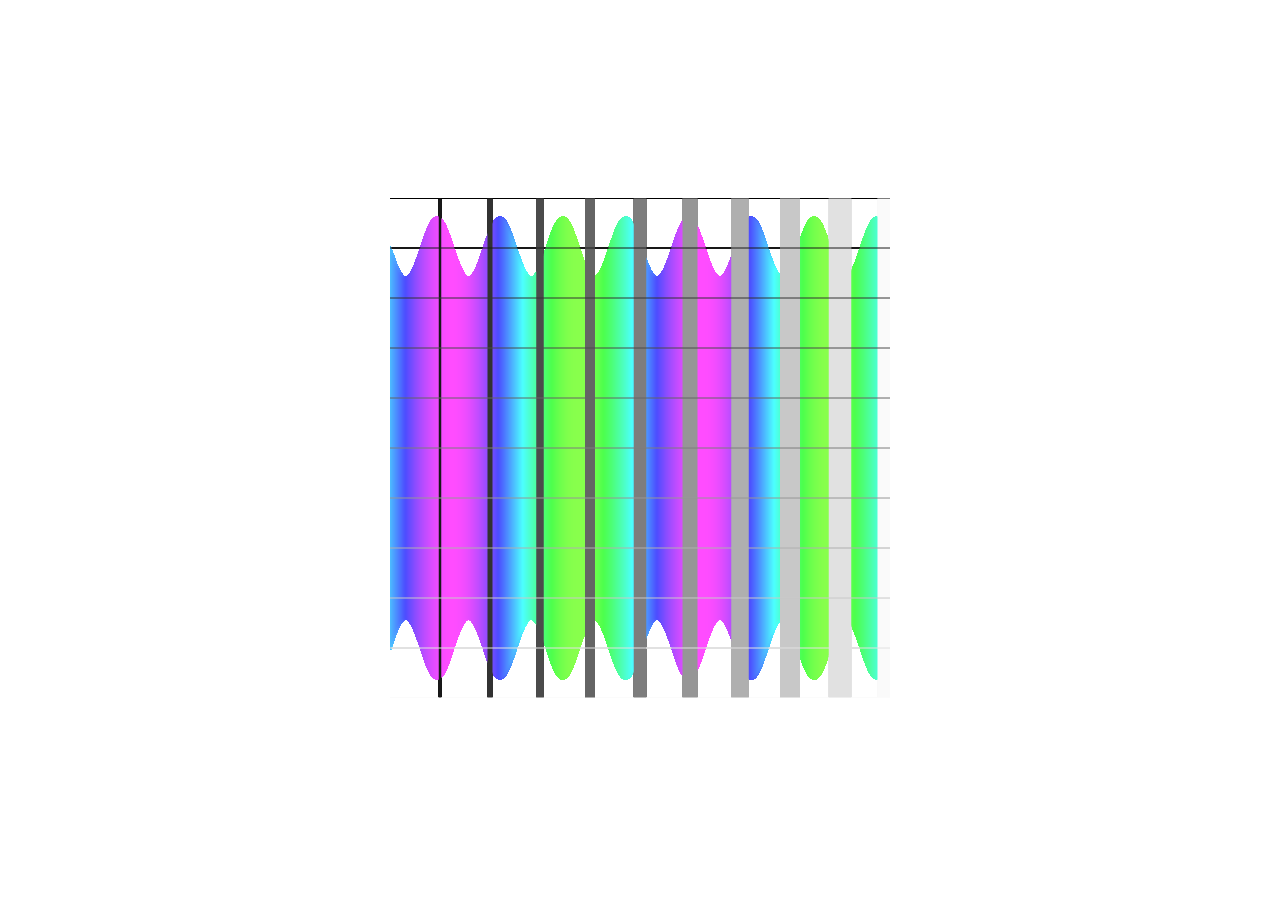
<file: 07-Loops/index.html>
<!DOCTYPE html>
<html>

<head>
  <meta charset="utf-8">
  <meta name="viewport" width=device-width, initial-scale=1.0, maximum-scale=1.0, user-scalable=0>

  <title>Loops challenge</title>

  <!-- CSS stylesheet(s) -->
  <link rel="stylesheet" type="text/css" href="css/style.css" />

  <!-- Library script(s) -->

  <!-- p5.min.js is the main p5 library -->
  <script src="js/libraries/p5.min.js"></script>
  <!-- p5.sound.min.js allows us to use sound -->
  <script src="js/libraries/p5.sound.min.js"></script>

  <!-- My script(s) -->
  <script src="js/script.js"></script>
</head>

<body>
  <!-- HTML would go here if needed. -->
</body>

</html>
</file>
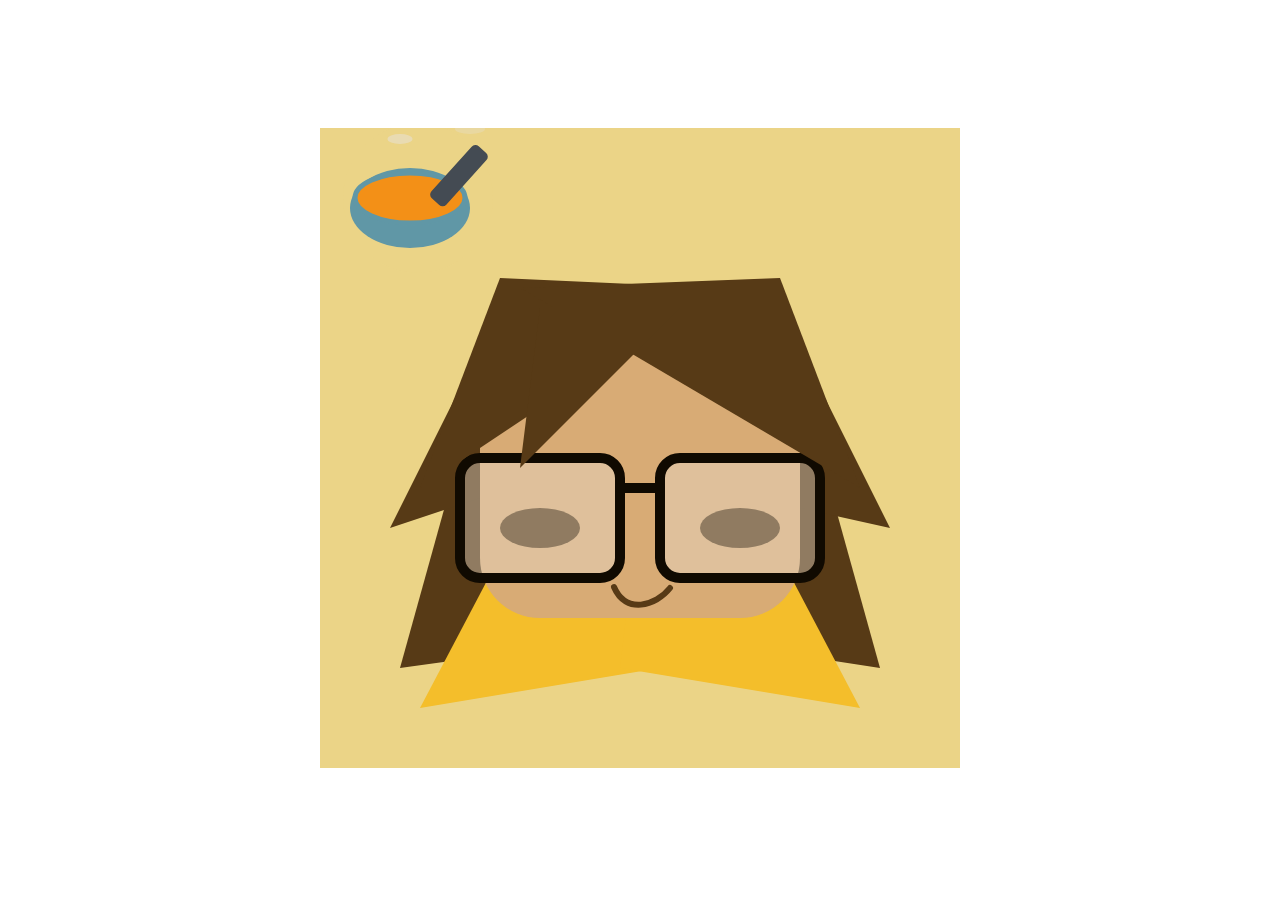
<file: art-jam/index.html>
<!DOCTYPE html>
<html>

<head>
  <meta charset="utf-8">
  <meta name="viewport" width=device-width, initial-scale=1.0, maximum-scale=1.0, user-scalable=0>

  <title>Ari and Soup</title>

  <!-- CSS stylesheet(s) -->
  <link rel="stylesheet" type="text/css" href="css/style.css" />

  <!-- Library script(s) -->

  <!-- p5.min.js is the main p5 library -->
  <script src="js/libraries/p5.min.js"></script>
  <!-- p5.sound.min.js allows us to use sound -->
  <script src="js/libraries/p5.sound.min.js"></script>

  <!-- My script(s) -->
  <script src="js/script.js"></script>
</head>

<body>
  <!-- HTML would go here if needed. -->
</body>

</html>
</file>
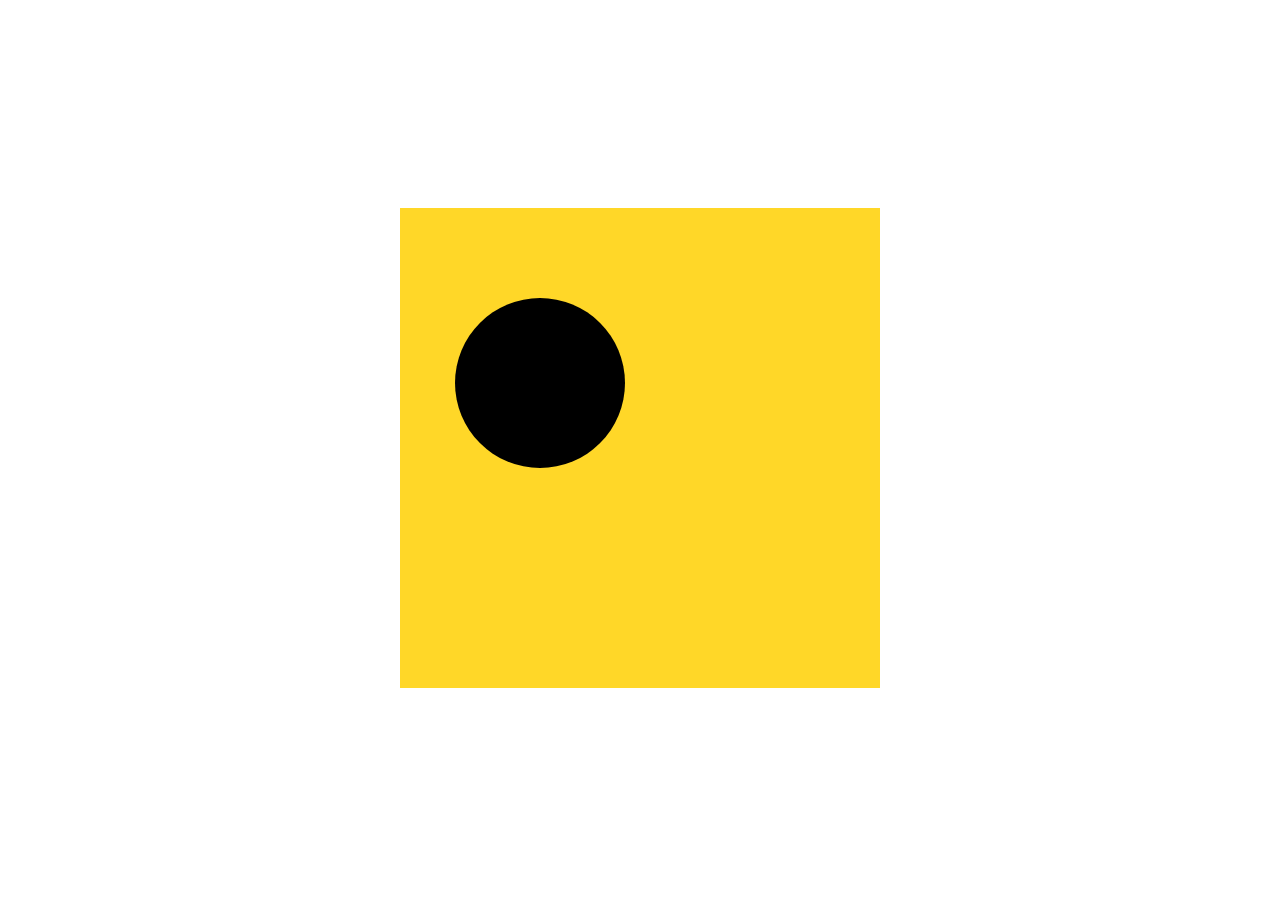
<file: creating-variables/index.html>
<!DOCTYPE html>
<html>

<head>
  <meta charset="utf-8">
  <meta name="viewport" width=device-width, initial-scale=1.0, maximum-scale=1.0, user-scalable=0>

  <title>Creating variables</title>

  <!-- CSS stylesheet(s) -->
  <link rel="stylesheet" type="text/css" href="css/style.css" />

  <!-- Library script(s) -->

  <!-- p5.min.js is the main p5 library -->
  <script src="js/libraries/p5.min.js"></script>
  <!-- p5.sound.min.js allows us to use sound -->
  <script src="js/libraries/p5.sound.min.js"></script>

  <!-- My script(s) -->
  <script src="js/script.js"></script>
</head>

<body>
  <!-- HTML would go here if needed. -->
</body>

</html>
</file>
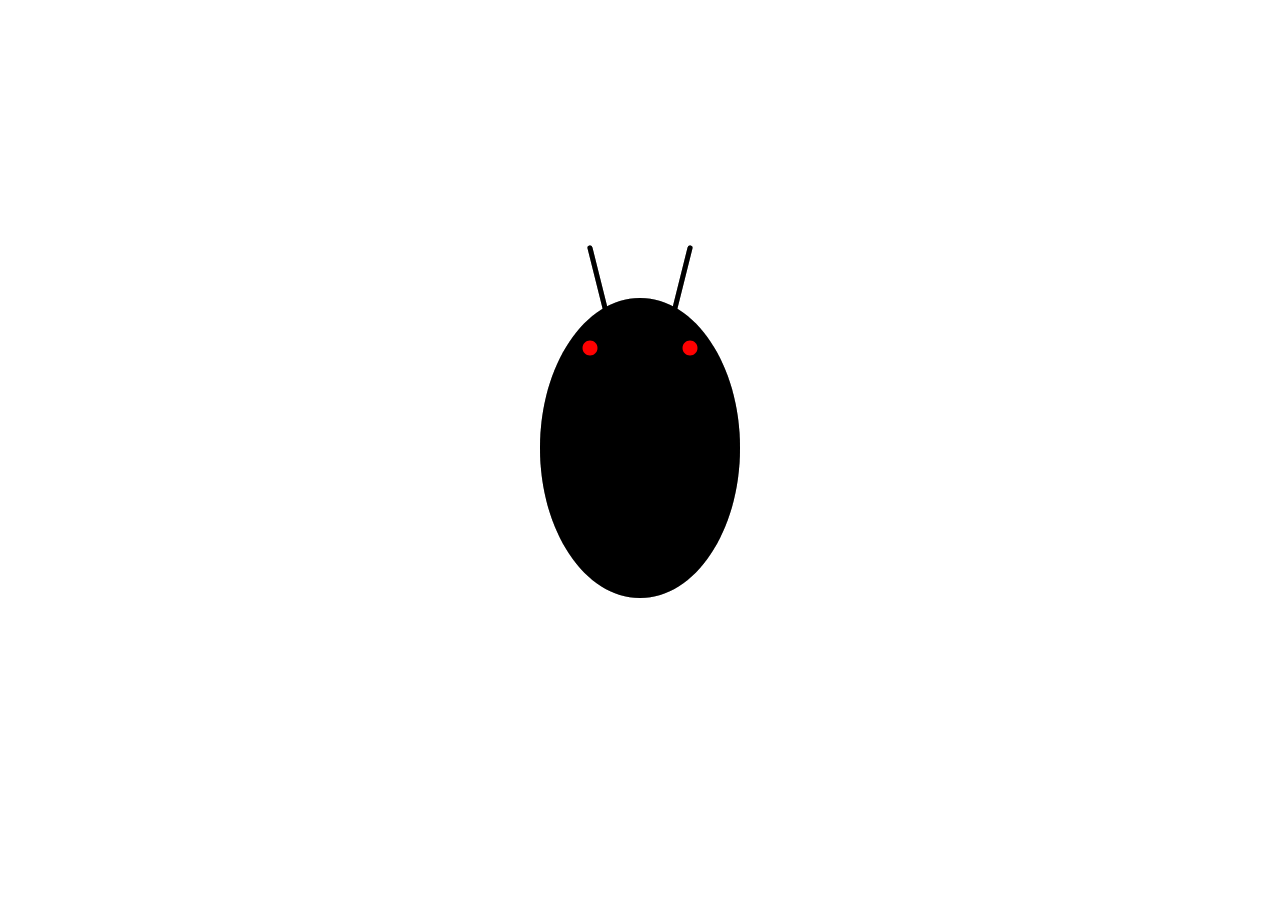
<file: debugging-instructions/index.html>
<!DOCTYPE html>
<html>

<head>
  <meta charset="utf-8">
  <meta name="viewport" width=device-width, initial-scale=1.0, maximum-scale=1.0, user-scalable=0>

  <title>Debugging Instructions</title>

  <!-- CSS stylesheet(s) -->
  <link rel="stylesheet" type="text/css" href="css/style.css" />

  <!-- Library script(s) -->

  <!-- p5.min.js is the main p5 library -->
  <script src="js/libraries/p5.min.js"></script>
  <!-- p5.sound.min.js allows us to use sound -->
  <script src="js/libraries/p5.sound.min.js"></script>

  <!-- My script(s) -->

  <script src="js/script.js"></script>
</head>

<body>
  <!-- HTML would go here if needed. -->
</body>

</html>
</file>
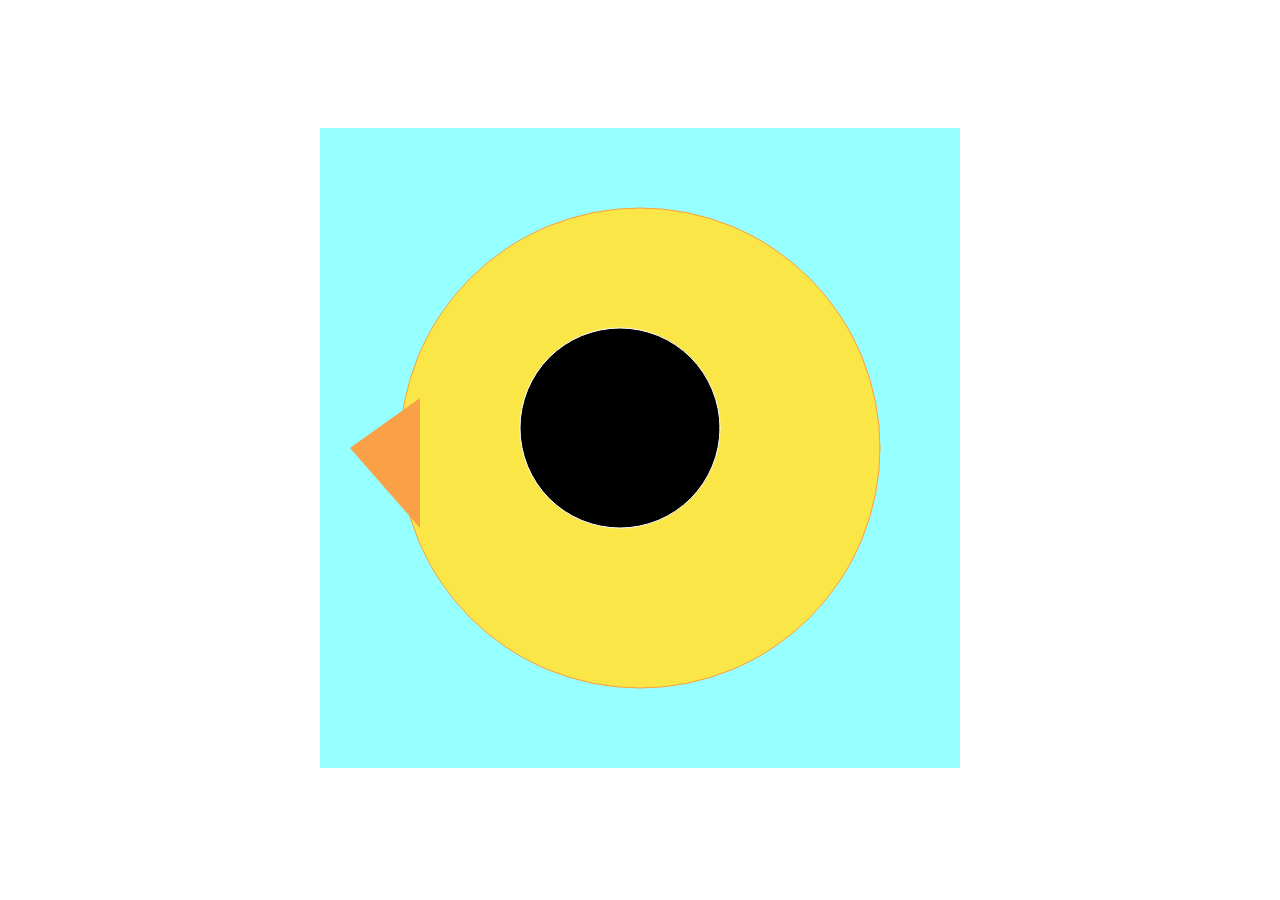
<file: drawing-practice/index.html>
<!DOCTYPE html>
<html>

<head>
  <meta charset="utf-8">
  <meta name="viewport" width=device-width, initial-scale=1.0, maximum-scale=1.0, user-scalable=0>

  <title>Drawing Practice</title>

  <!-- CSS stylesheet(s) -->
  <link rel="stylesheet" type="text/css" href="css/style.css" />

  <!-- Library script(s) -->

  <!-- p5.min.js is the main p5 library -->
  <script src="js/libraries/p5.min.js"></script>
  <!-- p5.sound.min.js allows us to use sound -->
  <script src="js/libraries/p5.sound.min.js"></script>

  <!-- My script(s) -->
  <script src="js/script.js"></script>
</head>

<body>
  <!-- HTML would go here if needed. -->
</body>

</html>
</file>
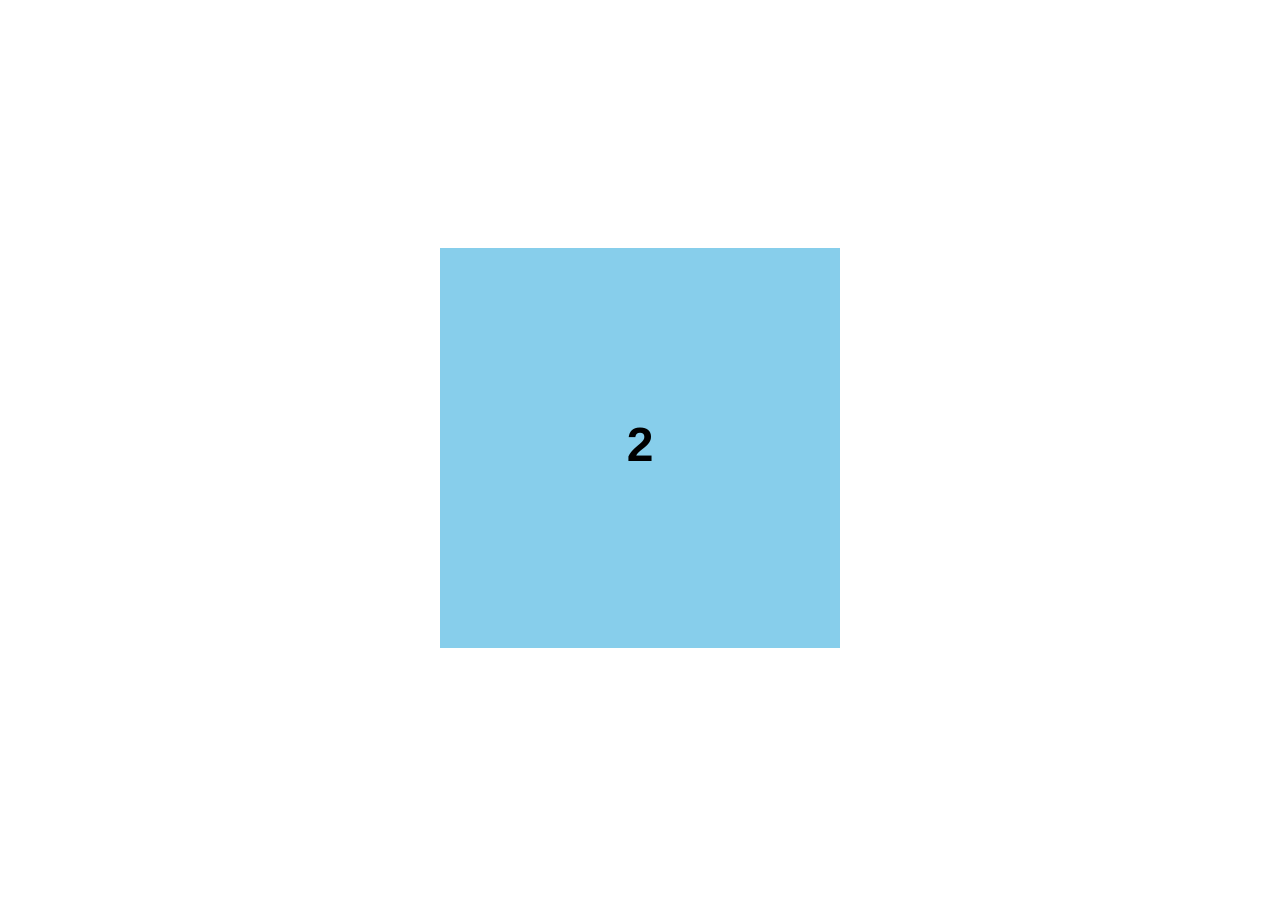
<file: events-challenge/index.html>
<!DOCTYPE html>
<html>

<head>
  <meta charset="utf-8">
  <meta name="viewport" width=device-width, initial-scale=1.0, maximum-scale=1.0, user-scalable=0>

  <title>Events Challenge</title>

  <!-- CSS stylesheet(s) -->
  <link rel="stylesheet" type="text/css" href="css/style.css" />

  <!-- Library script(s) -->

  <!-- p5.min.js is the main p5 library -->
  <script src="js/libraries/p5.min.js"></script>
  <!-- p5.sound.min.js allows us to use sound -->
  <script src="js/libraries/p5.sound.min.js"></script>

  <!-- My script(s) -->
  <script src="js/script.js"></script>
</head>

<body>
  <!-- HTML would go here if needed. -->
</body>

</html>
</file>
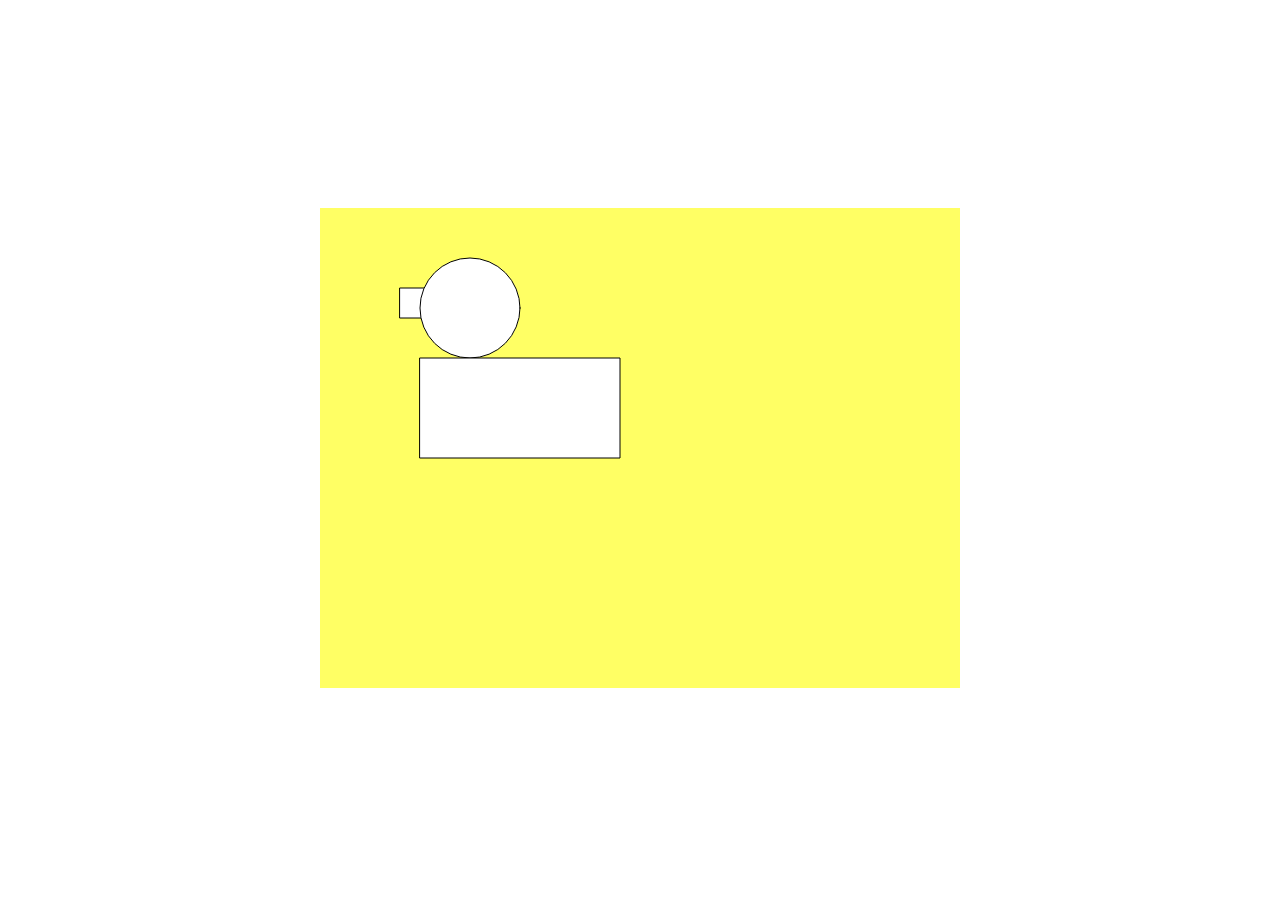
<file: function-calls/index.html>
<!DOCTYPE html>
<html>

<head>
  <meta charset="utf-8">
  <meta name="viewport" width=device-width, initial-scale=1.0, maximum-scale=1.0, user-scalable=0>

  <title>Function calls!</title>

  <!-- CSS stylesheet(s) -->
  <link rel="stylesheet" type="text/css" href="css/style.css" />

  <!-- Library script(s) -->

  <!-- p5.min.js is the main p5 library -->
  <script src="js/libraries/p5.min.js"></script>
  <!-- p5.sound.min.js allows us to use sound -->
  <script src="js/libraries/p5.sound.min.js"></script>

  <!-- My script(s) -->
  <script src="js/script.js"></script>
</head>

<body>
  <!-- HTML would go here if needed. -->
</body>

</html>
</file>
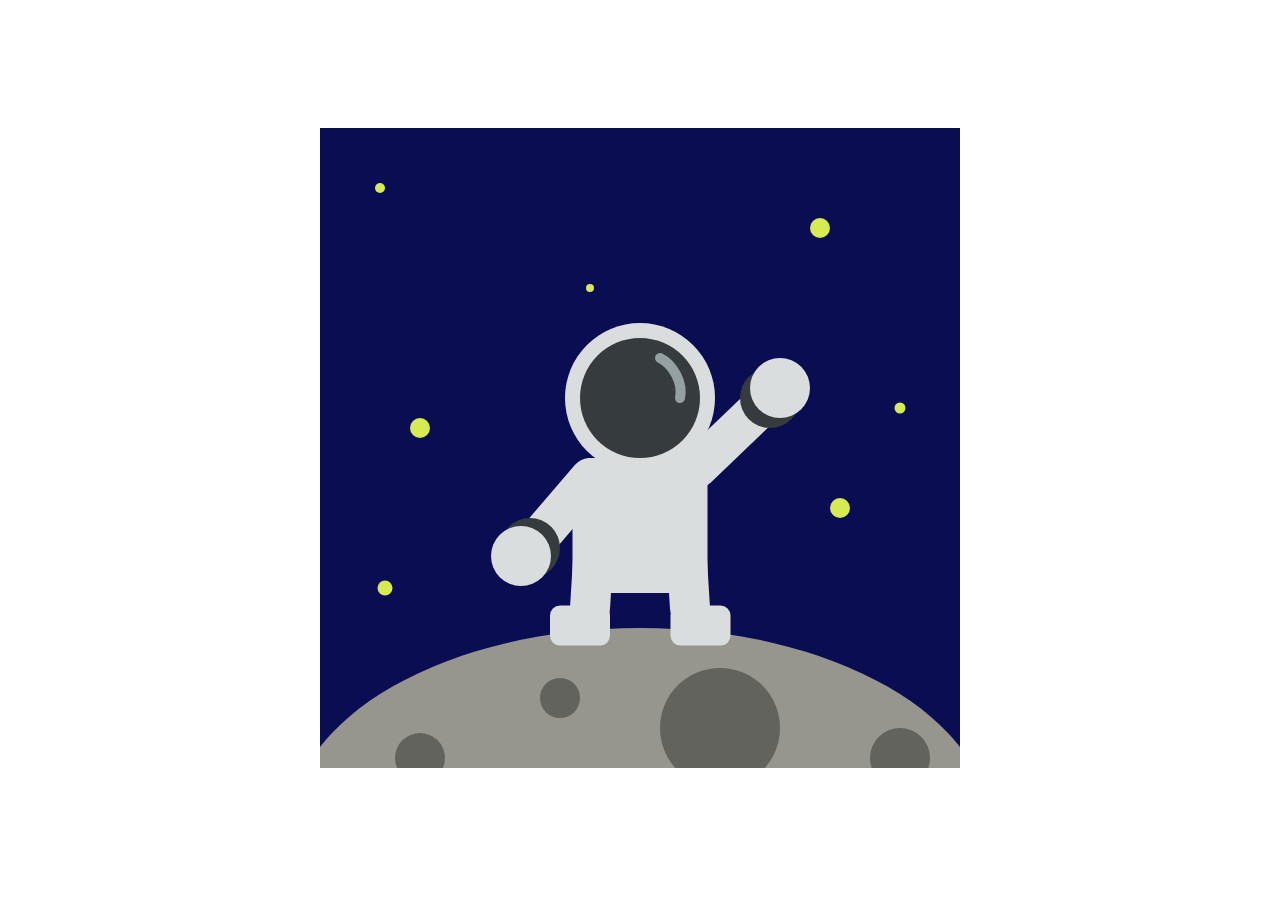
<file: instructions-challenge/index.html>
<!DOCTYPE html>
<html>

<head>
  <meta charset="utf-8">
  <meta name="viewport" width=device-width, initial-scale=1.0, maximum-scale=1.0, user-scalable=0>

  <title>A Beautiful Landscape</title>

  <!-- CSS stylesheet(s) -->
  <link rel="stylesheet" type="text/css" href="css/style.css" />

  <!-- Library script(s) -->

  <!-- p5.min.js is the main p5 library -->
  <script src="js/libraries/p5.min.js"></script>
  <!-- p5.sound.min.js allows us to use sound -->
  <script src="js/libraries/p5.sound.min.js"></script>

  <!-- My script(s) -->
  <script src="js/script.js"></script>
</head>

<body>
  <!-- HTML would go here if needed. -->
</body>

</html>
</file>
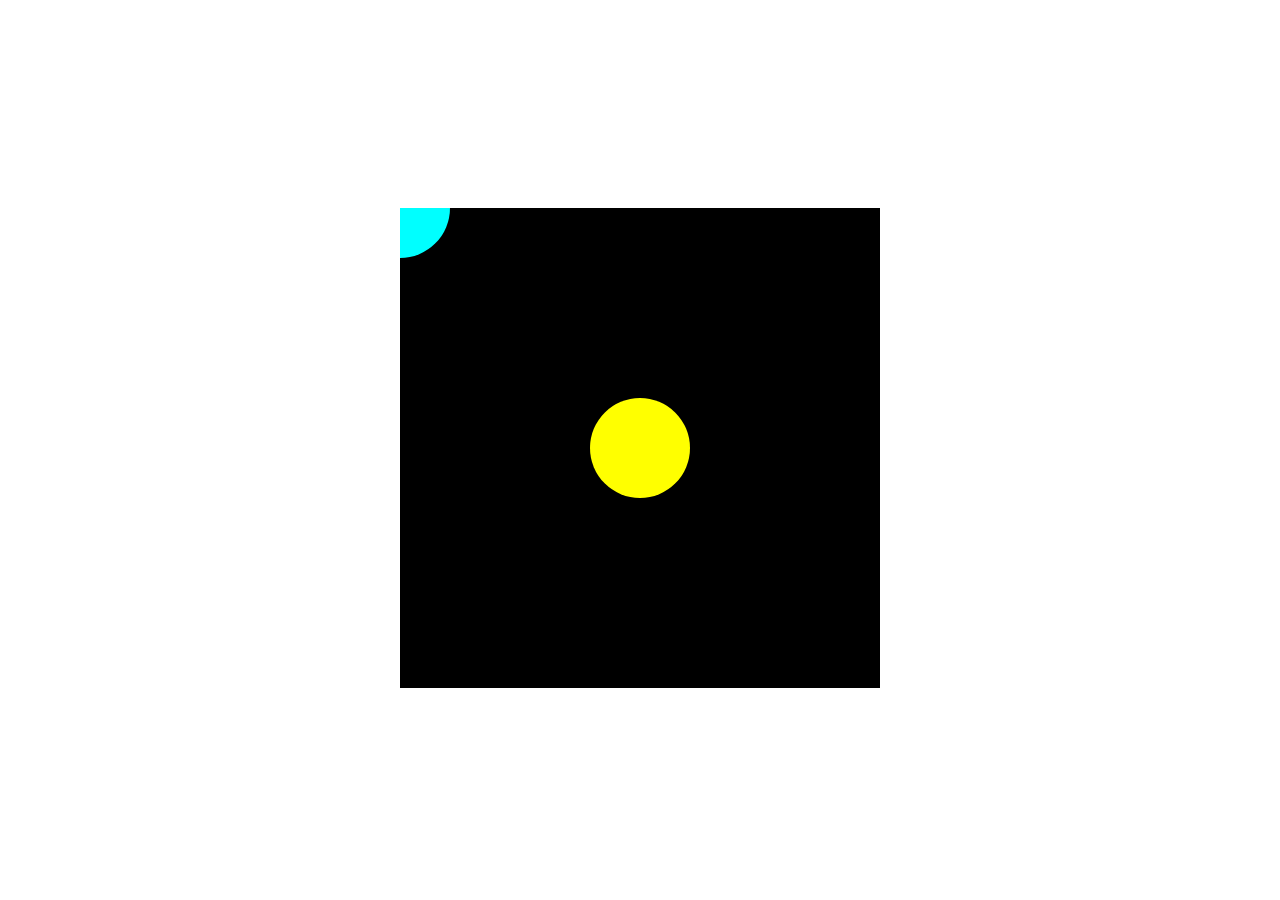
<file: introducing-variables/index.html>
<!DOCTYPE html>
<html>

<head>
  <meta charset="utf-8">
  <meta name="viewport" width=device-width, initial-scale=1.0, maximum-scale=1.0, user-scalable=0>

  <title>Introducing Variables</title>

  <!-- CSS stylesheet(s) -->
  <link rel="stylesheet" type="text/css" href="css/style.css" />

  <!-- Library script(s) -->

  <!-- p5.min.js is the main p5 library -->
  <script src="js/libraries/p5.min.js"></script>
  <!-- p5.sound.min.js allows us to use sound -->
  <script src="js/libraries/p5.sound.min.js"></script>

  <!-- My script(s) -->
  <script src="js/script.js"></script>
</head>

<body>
  <!-- HTML would go here if needed. -->
</body>

</html>
</file>
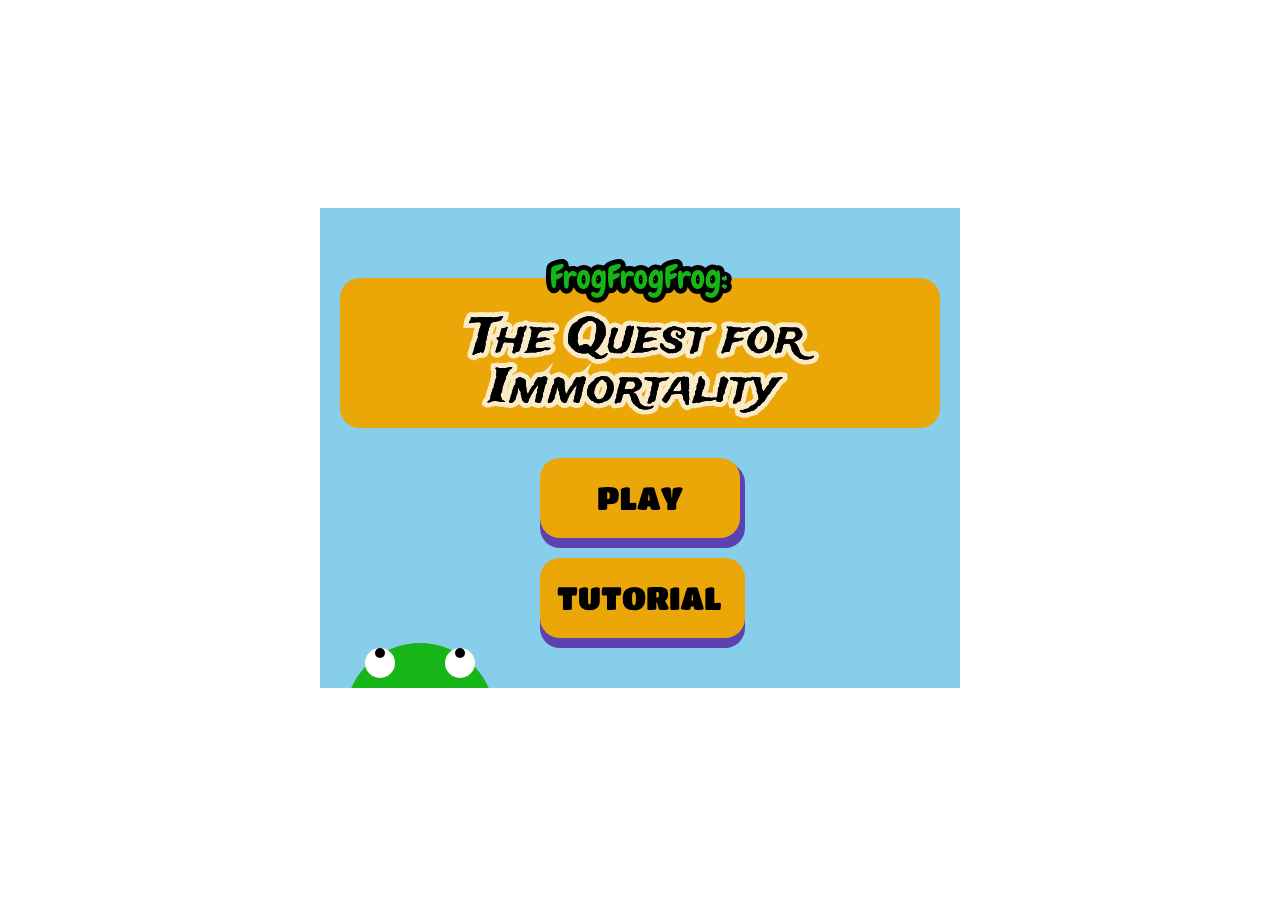
<file: mod-jam/index.html>
<!DOCTYPE html>
<html>

<head>
  <meta charset="utf-8">
  <meta name="viewport" width=device-width, initial-scale=1.0, maximum-scale=1.0, user-scalable=0>

  <title>FrogFrogFrog: The Quest for Immortality</title>

  <!-- CSS stylesheet(s) -->
  <link rel="stylesheet" type="text/css" href="css/style.css" />

  <!-- Library script(s) -->

  <!-- p5.min.js is the main p5 library -->
  <script src="js/libraries/p5.min.js"></script>
  <!-- p5.sound.min.js allows us to use sound -->
  <script src="js/libraries/p5.sound.min.js"></script>

  <!-- My script(s) -->
  <script src="js/script.js"></script>
</head>

<body>
  <!-- HTML would go here if needed. -->
</body>

</html>
</file>
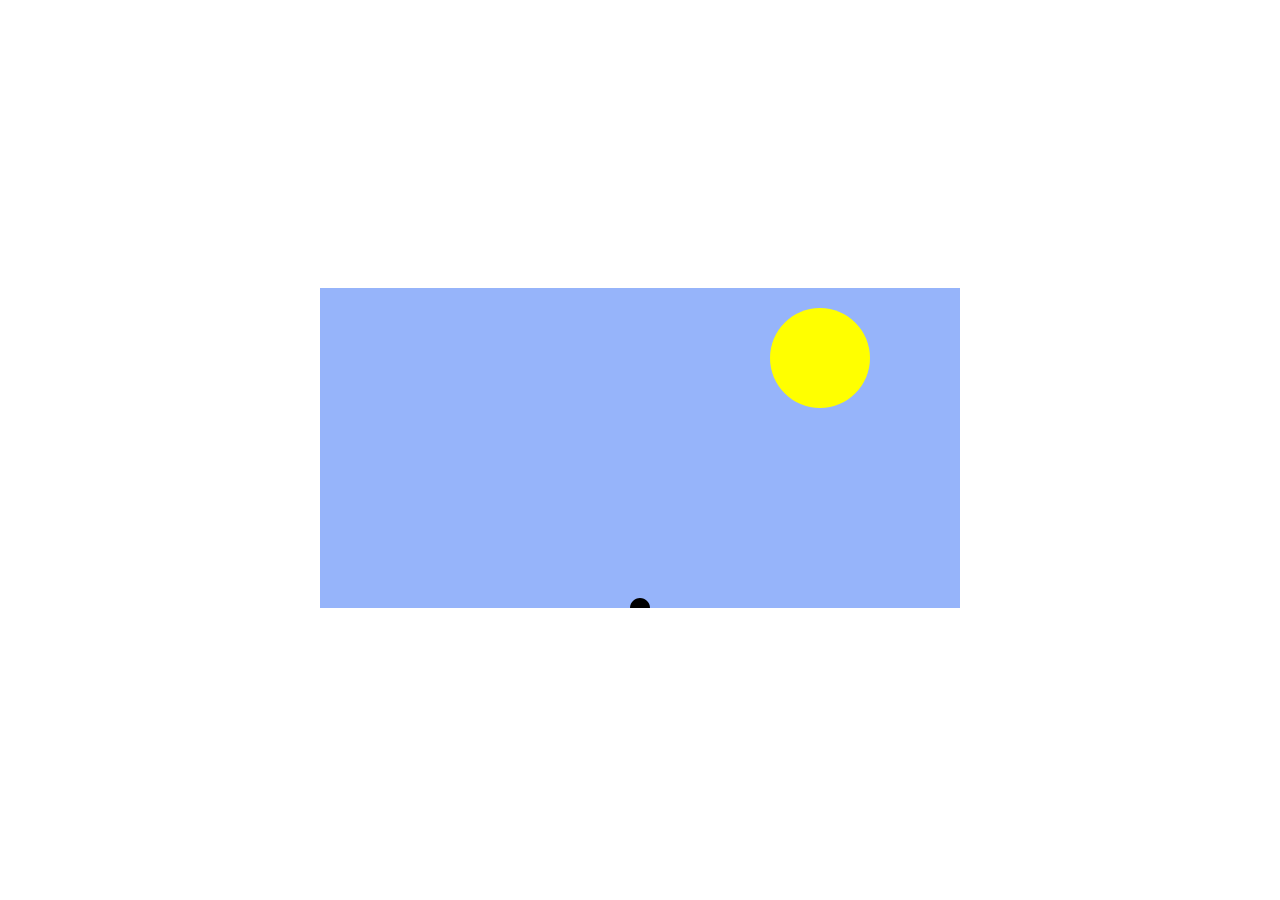
<file: self-esteem/index.html>
<!DOCTYPE html>
<html>

<head>
  <meta charset="utf-8">
  <meta name="viewport" width=device-width, initial-scale=1.0, maximum-scale=1.0, user-scalable=0>

  <title>Self-Esteem</title>

  <!-- CSS stylesheet(s) -->
  <link rel="stylesheet" type="text/css" href="css/style.css" />

  <!-- Library script(s) -->

  <!-- p5.min.js is the main p5 library -->
  <script src="js/libraries/p5.min.js"></script>
  <!-- p5.sound.min.js allows us to use sound -->
  <script src="js/libraries/p5.sound.min.js"></script>

  <!-- My script(s) -->

  <script src="js/script.js"></script>
</head>

<body>
  <!-- HTML would go here if needed. -->
</body>

</html>
</file>
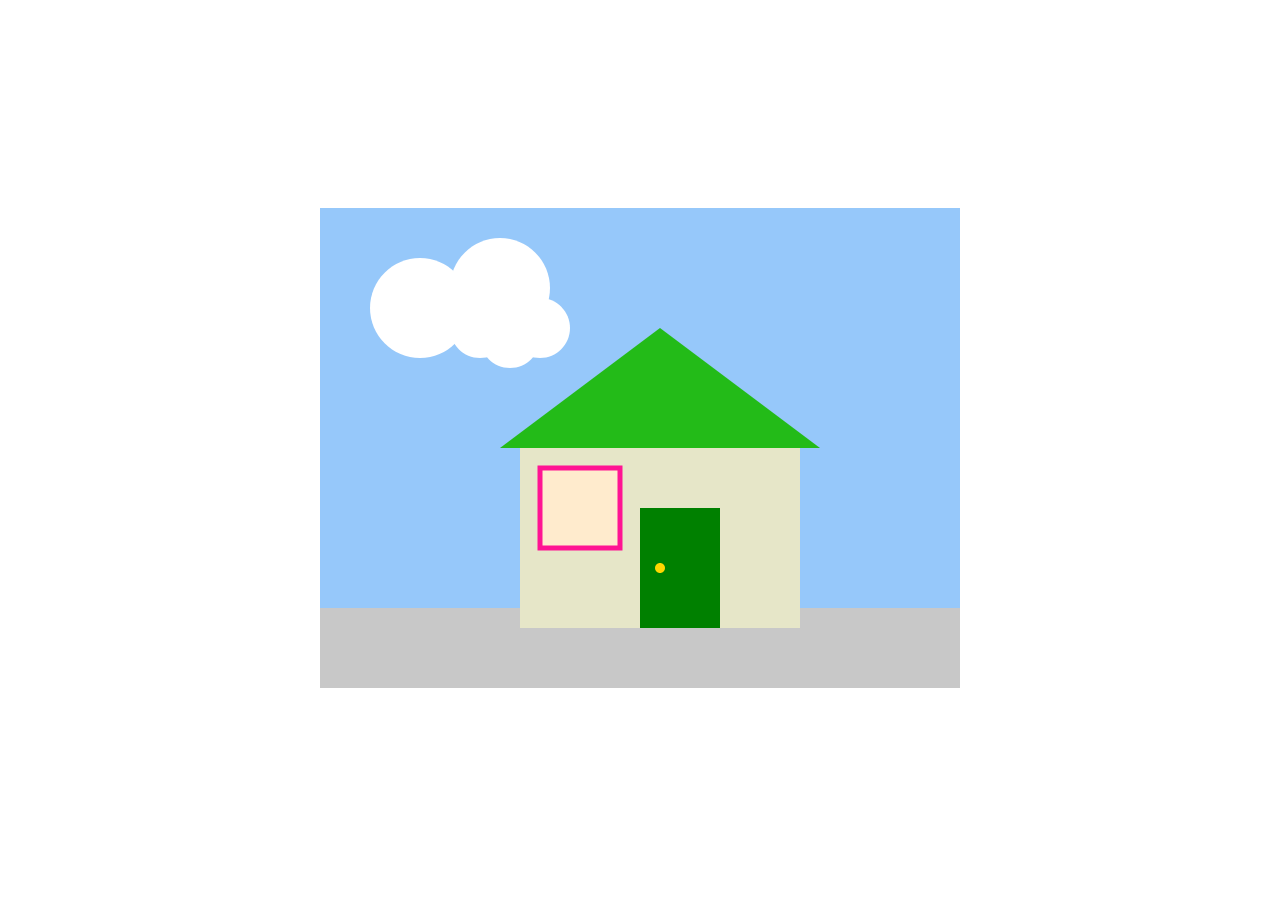
<file: starter-house/index.html>
<!DOCTYPE html>
<html>

<head>
  <meta charset="utf-8">
  <meta name="viewport" width=device-width, initial-scale=1.0, maximum-scale=1.0, user-scalable=0>

  <title>Starter House</title>

  <!-- CSS stylesheet(s) -->
  <link rel="stylesheet" type="text/css" href="css/style.css" />

  <!-- Library script(s) -->

  <!-- p5.min.js is the main p5 library -->
  <script src="js/libraries/p5.min.js"></script>
  <!-- p5.sound.min.js allows us to use sound -->
  <script src="js/libraries/p5.sound.min.js"></script>

  <!-- My script(s) -->

  <script src="js/script.js"></script>
</head>

<body>
  <!-- HTML would go here if needed. -->
</body>

</html>
</file>
<file: 07-Loops/css/style.css>
/*********************************************

Here is a description of any special CSS used.
In this case it's just padding and margin to 0
and then centring the canvas (and anything else)
using the CSS Grid.

Also hides overflow.

**********************************************/

body {
  padding: 0;
  margin: 0;
  display: grid; /* Set up the grid and justify/align to center */
  justify-content: center;
  align-content: center;
  height: 100vh; /* Body is the height of the viewport */
  overflow: hidden; /* Hide anything that goes off the window size */
}
</file>
<file: art-jam/css/style.css>
/*********************************************

Here is a description of any special CSS used.
In this case it's just padding and margin to 0
and then centring the canvas (and anything else)
using the CSS Grid.

Also hides overflow.

**********************************************/

body {
  padding: 0;
  margin: 0;
  display: grid; /* Set up the grid and justify/align to center */
  justify-content: center;
  align-content: center;
  height: 100vh; /* Body is the height of the viewport */
  overflow: hidden; /* Hide anything that goes off the window size */
}
</file>
<file: creating-variables/css/style.css>
/*********************************************

Here is a description of any special CSS used.
In this case it's just padding and margin to 0
and then centring the canvas (and anything else)
using the CSS Grid.

Also hides overflow.

**********************************************/

body {
  padding: 0;
  margin: 0;
  display: grid; /* Set up the grid and justify/align to center */
  justify-content: center;
  align-content: center;
  height: 100vh; /* Body is the height of the viewport */
  overflow: hidden; /* Hide anything that goes off the window size */
}
</file>
<file: debugging-instructions/css/style.css>
/*********************************************

Here is a description of any special CSS used.
In this case it's just padding and margin to 0
and then centring the canvas (and anything else)
using the CSS Grid.

Also hides overflow.

**********************************************/

body {
  padding: 0;
  margin: 0;
  display: grid; /* Set up the grid and justify/align to center */
  justify-content: center;
  align-content: center;
  height: 100vh; /* Body is the height of the viewport */
  overflow: hidden; /* Hide anything that goes off the window size */
}
</file>
<file: drawing-practice/css/style.css>
/*********************************************

Here is a description of any special CSS used.
In this case it's just padding and margin to 0
and then centring the canvas (and anything else)
using the CSS Grid.

Also hides overflow.

**********************************************/

body {
  padding: 0;
  margin: 0;
  display: grid; /* Set up the grid and justify/align to center */
  justify-content: center;
  align-content: center;
  height: 100vh; /* Body is the height of the viewport */
  overflow: hidden; /* Hide anything that goes off the window size */
}
</file>
<file: events-challenge/css/style.css>
/*********************************************

Here is a description of any special CSS used.
In this case it's just padding and margin to 0
and then centring the canvas (and anything else)
using the CSS Grid.

Also hides overflow.

**********************************************/

body {
  padding: 0;
  margin: 0;
  display: grid; /* Set up the grid and justify/align to center */
  justify-content: center;
  align-content: center;
  height: 100vh; /* Body is the height of the viewport */
  overflow: hidden; /* Hide anything that goes off the window size */
}
</file>
<file: function-calls/css/style.css>
/*********************************************

Here is a description of any special CSS used.
In this case it's just padding and margin to 0
and then centring the canvas (and anything else)
using the CSS Grid.

Also hides overflow.

**********************************************/

body {
  padding: 0;
  margin: 0;
  display: grid; /* Set up the grid and justify/align to center */
  justify-content: center;
  align-content: center;
  height: 100vh; /* Body is the height of the viewport */
  overflow: hidden; /* Hide anything that goes off the window size */
}
</file>
<file: instructions-challenge/css/style.css>
/*********************************************

Here is a description of any special CSS used.
In this case it's just padding and margin to 0
and then centring the canvas (and anything else)
using the CSS Grid.

Also hides overflow.

**********************************************/

body {
  padding: 0;
  margin: 0;
  display: grid; /* Set up the grid and justify/align to center */
  justify-content: center;
  align-content: center;
  height: 100vh; /* Body is the height of the viewport */
  overflow: hidden; /* Hide anything that goes off the window size */
}
</file>
<file: introducing-variables/css/style.css>
/*********************************************

Here is a description of any special CSS used.
In this case it's just padding and margin to 0
and then centring the canvas (and anything else)
using the CSS Grid.

Also hides overflow.

**********************************************/

body {
  padding: 0;
  margin: 0;
  display: grid; /* Set up the grid and justify/align to center */
  justify-content: center;
  align-content: center;
  height: 100vh; /* Body is the height of the viewport */
  overflow: hidden; /* Hide anything that goes off the window size */
}
</file>
<file: mod-jam/css/style.css>
/*********************************************

Here is a description of any special CSS used.
In this case it's just padding and margin to 0
and then centring the canvas (and anything else)
using the CSS Grid.

Also hides overflow.

**********************************************/

body {
  padding: 0;
  margin: 0;
  display: grid; /* Set up the grid and justify/align to center */
  justify-content: center;
  align-content: center;
  height: 100vh; /* Body is the height of the viewport */
  overflow: hidden; /* Hide anything that goes off the window size */
}
</file>
<file: self-esteem/css/style.css>
/*********************************************

Here is a description of any special CSS used.
In this case it's just padding and margin to 0
and then centring the canvas (and anything else)
using the CSS Grid.

Also hides overflow.

**********************************************/

body {
  padding: 0;
  margin: 0;
  display: grid; /* Set up the grid and justify/align to center */
  justify-content: center;
  align-content: center;
  height: 100vh; /* Body is the height of the viewport */
  overflow: hidden; /* Hide anything that goes off the window size */
}
</file>
<file: starter-house/css/style.css>
/*********************************************

Here is a description of any special CSS used.
In this case it's just padding and margin to 0
and then centring the canvas (and anything else)
using the CSS Grid.

Also hides overflow.

**********************************************/

body {
  padding: 0;
  margin: 0;
  display: grid; /* Set up the grid and justify/align to center */
  justify-content: center;
  align-content: center;
  height: 100vh; /* Body is the height of the viewport */
  overflow: hidden; /* Hide anything that goes off the window size */
}
</file>
